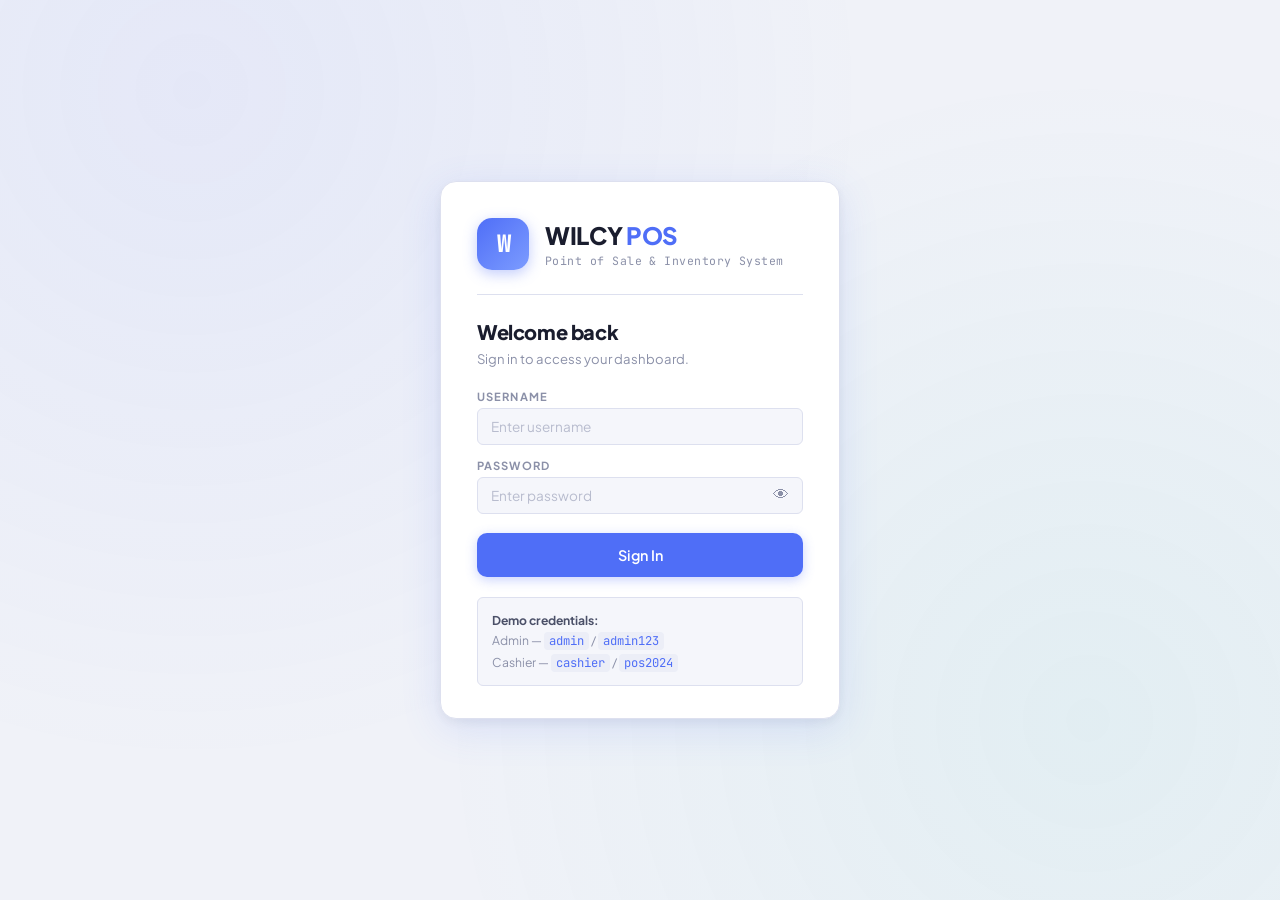
<file: prev pos backup file/index.html>
<!DOCTYPE html>
<html lang="en">
<head>
  <meta charset="UTF-8">
  <meta name="viewport" content="width=device-width, initial-scale=1.0">
  <title>WILCY POS — Dashboard</title>
  <link rel="stylesheet" href="style.css">
</head>
<body>

<header>
  <div class="logo">
    <div class="logo-mark">W</div>
    <span class="logo-name">WILCY <span>POS</span></span>
    <span class="logo-tag">Inventory</span>
  </div>
  <nav class="main-nav">
    <a href="index.html"   class="nav-link active">Dashboard</a>
    <a href="history.html" class="nav-link">Sales History</a>
  </nav>
  <div class="header-right">
    <div id="syncStatus" class="sync-badge sync-local">◉ Local</div>
    <div class="date-chip" id="dateBadge"></div>
    <div id="userChip"></div>
  </div>
</header>

<main>

  <!-- DASHBOARD CARDS -->
  <div class="dashboard">
    <div class="stat-card">
      <div class="stat-card-top">
        <div>
          <div class="stat-label">Total Sales Today</div>
          <div class="stat-value val-blue" id="totalTxns">0</div>
          <div class="stat-sub" id="totalItemsSub">0 items sold today</div>
        </div>
        <div class="stat-icon icon-blue">🧾</div>
      </div>
    </div>
    <div class="stat-card">
      <div class="stat-card-top">
        <div>
          <div class="stat-label">Total Revenue Today</div>
          <div class="stat-value val-pink" id="totalRevenue">₱0.00</div>
          <div class="stat-sub" id="totalRevSub">from 0 transactions</div>
        </div>
        <div class="stat-icon icon-pink">💰</div>
      </div>
    </div>
    <div class="stat-card">
      <div class="stat-card-top">
        <div>
          <div class="stat-label">Best Selling Item</div>
          <div class="stat-value val-teal" id="bestSellerName" style="font-size:1.1rem;line-height:1.3;margin-top:4px;">—</div>
          <div class="stat-sub" id="bestSellerSub">no sales recorded yet</div>
        </div>
        <div class="stat-icon icon-teal">🏆</div>
      </div>
    </div>
    <div class="stat-card">
      <div class="stat-card-top">
        <div>
          <div class="stat-label">Total Stock Value</div>
          <div class="stat-value val-green" id="stockValue">₱0.00</div>
          <div class="stat-sub" id="stockValueSub">across all items</div>
        </div>
        <div class="stat-icon icon-green">📦</div>
      </div>
    </div>
  </div>

  <!-- INVENTORY -->
  <div class="section-header">
    <div class="section-title">Inventory</div>
    <div style="display:flex;gap:10px;align-items:center;">
      <button class="btn btn-ghost btn-sm" onclick="exportInventoryCSV()" data-role="admin">⬇ Export CSV</button>
      <button class="btn btn-primary" onclick="openAddModal()" data-role="admin">＋ Add Item</button>
    </div>
  </div>

  <div class="table-card">
    <div class="table-toolbar">
      <div class="search-wrap">
        <span class="search-ico">⌕</span>
        <input type="text" id="searchInput" placeholder="Search by SKU or item name…">
      </div>
      <select id="stockFilter" class="filter-select" onchange="renderTable()">
        <option value="all">All Stock</option>
        <option value="low">Low Stock</option>
        <option value="out">Out of Stock</option>
        <option value="ok">In Stock</option>
      </select>
    </div>
    <div class="tbl-wrap">
      <table>
        <thead>
          <tr>
            <th>SKU / Item</th>
            <th>QTY</th>
            <th>Original Price</th>
            <th>Price / PC</th>
            <th>Margin</th>
            <th>Total Sold</th>
            <th>Actions</th>
          </tr>
        </thead>
        <tbody id="inventoryBody"></tbody>
      </table>
    </div>
  </div>

  <!-- BOTTOM TWO-COL -->
  <div class="two-col">

    <!-- Sales Log -->
    <div>
      <div class="section-header">
        <div class="section-title">Today's Sales Log</div>
        <div style="display:flex;gap:10px;">
          <a href="history.html" class="btn btn-ghost btn-sm">View History</a>
          <button class="clear-btn" onclick="clearSales()" data-role="admin">Clear Today</button>
        </div>
      </div>
      <div class="sales-card">
        <div class="sales-card-header">
          <span class="sales-label">Today's Transactions</span>
          <span class="sales-count" id="saleCount">0 records</span>
        </div>
        <div class="sales-scroll" id="salesLogBody"></div>
      </div>
    </div>

    <!-- ── CART / SELL PANEL ── -->
    <div>
      <div class="section-header">
        <div class="section-title">Sell — Cart</div>
      </div>
      <div class="sell-panel">
        <div class="panel-title">
          <span class="live-dot"></span> New Transaction
        </div>

        <!-- Add item to cart -->
        <div class="cart-add-row">
          <div class="form-group" style="flex:1;margin:0;">
            <label>Item</label>
            <select id="sellItem" onchange="onSellItemChange()">
              <option value="">— select item —</option>
            </select>
          </div>
          <div class="form-group" style="width:82px;margin:0;">
            <label>Qty</label>
            <input type="number" id="sellQty" min="1" value="1" style="text-align:center;">
          </div>
          <div style="padding-top:22px;">
            <button class="btn btn-sm btn-sell" onclick="addToCart()" style="height:37px;">+ Add</button>
          </div>
        </div>

        <!-- Item info preview -->
        <div class="info-box" id="selectedInfo">
          <div class="info-row"><span>Stock</span> <span class="info-val" id="infoStock">—</span></div>
          <div class="info-row"><span>Price/pc</span><span class="info-val" id="infoPrice">—</span></div>
        </div>

        <!-- Cart items -->
        <div class="cart-section">
          <div class="cart-header">
            <span class="cart-lbl">Cart <span class="cart-count" id="cartCount">0</span></span>
            <button class="clear-btn" onclick="clearCart()">Clear cart</button>
          </div>
          <div id="cartItems" class="cart-items">
            <div class="cart-empty" id="cartEmpty">No items in cart yet.</div>
          </div>
        </div>

        <!-- Cart totals -->
        <div class="cart-totals">
          <div class="info-row"><span>Subtotal</span><span class="info-val" id="cartSubtotal">₱0.00</span></div>
          <div class="info-row"><span>Revenue</span> <span class="info-val" style="color:var(--green)" id="cartRevenue">₱0.00</span></div>
        </div>

        <!-- Checkout fields -->
        <div class="form-group" style="margin-top:12px;">
          <label>Customer Name <span style="color:var(--text4);font-weight:400;text-transform:none;letter-spacing:0;">(optional)</span></label>
          <input type="text" id="sellCustomer" placeholder="e.g. Walk-in">
        </div>
        <div class="form-group">
          <label>Payment Method</label>
          <select id="sellPayment">
            <option value="Cash">Cash</option>
            <option value="GCash">GCash</option>
            <option value="Maya">Maya</option>
            <option value="Card">Card</option>
            <option value="Other">Other</option>
          </select>
        </div>

        <button class="btn btn-primary" style="width:100%;justify-content:center;" onclick="processCartSale()" id="checkoutBtn" disabled>
          ✓&nbsp; Confirm Sale
        </button>
      </div>
    </div>

  </div>

  <div id="lowStockAlert" class="low-stock-strip" style="display:none;"></div>

</main>

<!-- ADD / EDIT MODAL -->
<div class="modal-overlay" id="itemModal">
  <div class="modal">
    <div class="modal-header">
      <div class="modal-title" id="modalTitle">Add New Item</div>
      <button class="modal-close" onclick="closeModal('itemModal')">✕</button>
    </div>
    <div class="modal-grid">
      <div class="form-group full">
        <label>Item Name</label>
        <input type="text" id="mName" placeholder="e.g. Wireless Headphones">
      </div>
      <div class="form-group">
        <label>SKU</label>
        <input type="text" id="mSku" placeholder="e.g. WH-001">
      </div>
      <div class="form-group">
        <label>Quantity</label>
        <input type="number" id="mQty" min="0" placeholder="0">
      </div>
      <div class="form-group">
        <label>Original Price (₱)</label>
        <input type="number" id="mOrigPrice" min="0" step="0.01" placeholder="0.00">
      </div>
      <div class="form-group">
        <label>Price per Piece (₱)</label>
        <input type="number" id="mPrice" min="0" step="0.01" placeholder="0.00">
      </div>
      <div class="form-group">
        <label>Low Stock Threshold</label>
        <input type="number" id="mThreshold" min="1" placeholder="5">
      </div>
    </div>
    <div class="modal-footer">
      <button class="btn btn-ghost"   onclick="closeModal('itemModal')">Cancel</button>
      <button class="btn btn-primary" onclick="saveItem()">Save Item</button>
    </div>
  </div>
</div>

<!-- CONFIRM DELETE MODAL -->
<div class="modal-overlay" id="confirmModal">
  <div class="modal" style="max-width:400px;">
    <div class="modal-header">
      <div class="modal-title">Confirm Delete</div>
      <button class="modal-close" onclick="closeModal('confirmModal')">✕</button>
    </div>
    <p class="confirm-text" id="confirmMsg"></p>
    <div class="modal-footer">
      <button class="btn btn-ghost"  onclick="closeModal('confirmModal')">Cancel</button>
      <button class="btn btn-danger" onclick="confirmDelete()">Delete</button>
    </div>
  </div>
</div>

<!-- RESTOCK MODAL -->
<div class="modal-overlay" id="restockModal">
  <div class="modal" style="max-width:380px;">
    <div class="modal-header">
      <div class="modal-title">Restock Item</div>
      <button class="modal-close" onclick="closeModal('restockModal')">✕</button>
    </div>
    <p style="font-size:0.88rem;color:var(--text2);margin-bottom:16px;">Adding stock to: <strong id="restockName"></strong></p>
    <div class="form-group">
      <label>Quantity to Add</label>
      <input type="number" id="restockQty" min="1" placeholder="e.g. 10">
    </div>
    <div class="modal-footer">
      <button class="btn btn-ghost"   onclick="closeModal('restockModal')">Cancel</button>
      <button class="btn btn-primary" onclick="confirmRestock()">Add Stock</button>
    </div>
  </div>
</div>

<!-- RECEIPT MODAL -->
<div class="modal-overlay" id="receiptModal">
  <div class="modal" style="max-width:420px;">
    <div class="modal-header">
      <div class="modal-title">🧾 Sale Receipt</div>
      <button class="modal-close" onclick="closeModal('receiptModal')">✕</button>
    </div>
    <div id="receiptBody"></div>
    <div class="modal-footer">
      <button class="btn btn-ghost" onclick="closeModal('receiptModal')">Close</button>
      <button class="btn btn-primary" onclick="printReceipt()">🖨 Print</button>
    </div>
  </div>
</div>

<div class="toasts" id="toastContainer"></div>
<script src="auth.js"></script>
<script src="sheets.js"></script>
<script src="app.js"></script>
</body>
</html>
</file>
<file: prev pos backup file/style.css>
@import url('https://fonts.googleapis.com/css2?family=Plus+Jakarta+Sans:wght@400;500;600;700;800&family=JetBrains+Mono:wght@400;500;600&display=swap');

:root {
  --bg:        #f0f2f8;
  --surface:   #ffffff;
  --surface2:  #f5f6fb;
  --surface3:  #eceef7;
  --border:    #dde0ef;
  --border2:   #c8ccde;

  --accent:    #4f6ef7;
  --accent-lt: #eef1ff;
  --accent-dk: #3a55d4;

  --teal:      #0fb8a0;
  --teal-lt:   #e6faf8;
  --pink:      #f75f8f;
  --pink-lt:   #fff0f5;
  --amber:     #f59e0b;
  --amber-lt:  #fffbeb;
  --green:     #10b981;
  --green-lt:  #ecfdf5;
  --red:       #ef4444;
  --red-lt:    #fef2f2;

  --text:      #1a1d2e;
  --text2:     #4b5068;
  --text3:     #8b90a8;
  --text4:     #b8bcce;

  --shadow-sm: 0 1px 3px rgba(79,110,247,0.06), 0 1px 2px rgba(0,0,0,0.04);
  --shadow:    0 4px 16px rgba(79,110,247,0.08), 0 2px 6px rgba(0,0,0,0.04);
  --shadow-lg: 0 10px 40px rgba(79,110,247,0.14), 0 4px 12px rgba(0,0,0,0.06);

  --radius:    16px;
  --radius-sm: 10px;
  --radius-xs: 6px;
}

*, *::before, *::after { box-sizing: border-box; margin: 0; padding: 0; }
html { scroll-behavior: smooth; }

body {
  font-family: 'Plus Jakarta Sans', sans-serif;
  background: var(--bg);
  color: var(--text);
  min-height: 100vh;
  overflow-x: hidden;
}

body::before {
  content: '';
  position: fixed; inset: 0;
  background-image:
    radial-gradient(circle at 15% 10%, rgba(79,110,247,0.07) 0%, transparent 50%),
    radial-gradient(circle at 85% 80%, rgba(15,184,160,0.06) 0%, transparent 50%);
  pointer-events: none; z-index: 0;
}

/* ── HEADER ─────────────────────────────────────────────────────── */
header {
  position: sticky; top: 0; z-index: 100;
  background: rgba(255,255,255,0.88);
  backdrop-filter: blur(20px);
  border-bottom: 1px solid var(--border);
  box-shadow: var(--shadow-sm);
  display: flex; align-items: center; justify-content: space-between;
  padding: 0 36px;
  height: 64px;
  gap: 20px;
}

.logo { display: flex; align-items: center; gap: 12px; flex-shrink: 0; }

.logo-mark {
  width: 38px; height: 38px;
  background: linear-gradient(135deg, var(--accent), #7c9cff);
  border-radius: 11px;
  display: flex; align-items: center; justify-content: center;
  box-shadow: 0 4px 14px rgba(79,110,247,0.35);
  font-size: 18px; color: #fff; font-weight: 800;
  font-family: 'JetBrains Mono', monospace;
  letter-spacing: -1px;
}

.logo-name { font-size: 1.25rem; font-weight: 800; letter-spacing: -0.02em; color: var(--text); }
.logo-name span { color: var(--accent); }

.logo-tag {
  font-size: 0.65rem; font-weight: 600; letter-spacing: 0.14em;
  text-transform: uppercase; color: var(--text3);
  background: var(--surface3); border: 1px solid var(--border);
  padding: 3px 9px; border-radius: 20px; margin-left: 4px;
}

/* ── MAIN NAV ───────────────────────────────────────────────────── */
.main-nav {
  display: flex; align-items: center; gap: 4px;
  flex: 1; justify-content: center;
}

.nav-link {
  font-size: 0.84rem; font-weight: 600;
  color: var(--text3); text-decoration: none;
  padding: 7px 16px; border-radius: var(--radius-sm);
  transition: color 0.2s, background 0.2s;
  letter-spacing: 0.01em;
}
.nav-link:hover { color: var(--text2); background: var(--surface3); }
.nav-link.active {
  color: var(--accent);
  background: var(--accent-lt);
}

.header-right { display: flex; align-items: center; gap: 12px; flex-shrink: 0; }

.date-chip {
  font-family: 'JetBrains Mono', monospace;
  font-size: 0.72rem; color: var(--text3);
  background: var(--surface2); border: 1px solid var(--border);
  padding: 6px 14px; border-radius: 20px;
}

/* ── MAIN LAYOUT ────────────────────────────────────────────────── */
main {
  position: relative; z-index: 1;
  max-width: 1380px; margin: 0 auto;
  padding: 32px 36px 60px;
}

/* ── SECTION HEADER ─────────────────────────────────────────────── */
.section-header {
  display: flex; align-items: center; justify-content: space-between;
  margin-bottom: 18px;
}
.section-title {
  font-size: 0.9rem; font-weight: 700;
  letter-spacing: 0.04em; color: var(--text2);
  text-transform: uppercase;
  display: flex; align-items: center; gap: 8px;
}
.section-title::before {
  content: ''; display: block;
  width: 4px; height: 16px; border-radius: 3px;
  background: linear-gradient(var(--accent), var(--teal));
}

/* ── DASHBOARD CARDS ────────────────────────────────────────────── */
.dashboard {
  display: grid;
  grid-template-columns: repeat(4, 1fr);
  gap: 18px; margin-bottom: 32px;
}

.stat-card {
  background: var(--surface); border: 1px solid var(--border);
  border-radius: var(--radius); padding: 24px 24px 20px;
  box-shadow: var(--shadow-sm); position: relative; overflow: hidden;
  transition: box-shadow 0.25s, transform 0.25s, border-color 0.25s;
}
.stat-card:hover { box-shadow: var(--shadow); transform: translateY(-2px); border-color: var(--border2); }

.stat-card-top { display: flex; align-items: flex-start; justify-content: space-between; margin-bottom: 16px; }

.stat-icon { width: 44px; height: 44px; border-radius: 12px; display: flex; align-items: center; justify-content: center; font-size: 1.2rem; }
.icon-blue  { background: var(--accent-lt); }
.icon-pink  { background: var(--pink-lt); }
.icon-teal  { background: var(--teal-lt); }
.icon-green { background: var(--green-lt); }

.stat-label { font-size: 0.72rem; font-weight: 600; letter-spacing: 0.1em; text-transform: uppercase; color: var(--text3); margin-bottom: 6px; }
.stat-value { font-size: 1.9rem; font-weight: 800; letter-spacing: -0.03em; line-height: 1; }
.val-blue  { color: var(--accent); }
.val-pink  { color: var(--pink); }
.val-teal  { color: var(--teal); }
.val-green { color: var(--green); }

.stat-sub { font-size: 0.76rem; color: var(--text3); margin-top: 6px; font-family: 'JetBrains Mono', monospace; }

.stat-card::after { content: ''; position: absolute; bottom: 0; left: 0; right: 0; height: 3px; }
.stat-card:nth-child(1)::after { background: linear-gradient(90deg, var(--accent), #7c9cff); }
.stat-card:nth-child(2)::after { background: linear-gradient(90deg, var(--pink), #ff9ec0); }
.stat-card:nth-child(3)::after { background: linear-gradient(90deg, var(--teal), #5de8d4); }
.stat-card:nth-child(4)::after { background: linear-gradient(90deg, var(--green), #6ee7b7); }

/* ── LOW STOCK STRIP ─────────────────────────────────────────────── */
.low-stock-strip {
  background: var(--amber-lt); border: 1px solid #fcd97a;
  border-radius: var(--radius-sm); padding: 10px 18px;
  font-size: 0.82rem; color: #92400e;
  display: flex; align-items: center; gap: 10px;
  margin-top: 24px; flex-wrap: wrap;
}
.low-stock-strip em { font-style: normal; font-weight: 700; }
.alert-ico { font-size: 1rem; flex-shrink: 0; }

/* ── BUTTONS ─────────────────────────────────────────────────────── */
.btn {
  display: inline-flex; align-items: center; gap: 7px;
  padding: 10px 20px; border-radius: var(--radius-sm);
  font-family: 'Plus Jakarta Sans', sans-serif;
  font-size: 0.84rem; font-weight: 600;
  cursor: pointer; border: none;
  transition: all 0.2s; white-space: nowrap;
}
.btn-primary { background: var(--accent); color: #fff; box-shadow: 0 3px 12px rgba(79,110,247,0.3); }
.btn-primary:hover { background: var(--accent-dk); box-shadow: 0 6px 20px rgba(79,110,247,0.4); transform: translateY(-1px); }
.btn-ghost { background: var(--surface2); color: var(--text2); border: 1px solid var(--border); }
.btn-ghost:hover { background: var(--surface3); border-color: var(--border2); }
.btn-sm { padding: 7px 13px; font-size: 0.78rem; border-radius: var(--radius-xs); }
.btn-sell    { background: var(--teal-lt);   color: var(--teal);   border: 1px solid #b2ede7; }
.btn-sell:hover    { background: #d0f5f1; }
.btn-restock { background: #f0fdf4;          color: #166534;       border: 1px solid #bbf7d0; }
.btn-restock:hover { background: #dcfce7; }
.btn-edit    { background: var(--accent-lt); color: var(--accent); border: 1px solid #c8d4fd; }
.btn-edit:hover    { background: #dce4ff; }
.btn-del     { background: var(--red-lt);    color: var(--red);    border: 1px solid #fecaca; }
.btn-del:hover     { background: #fee2e2; }
.btn-danger  { background: var(--red); color: #fff; box-shadow: 0 3px 10px rgba(239,68,68,0.25); }
.btn-danger:hover  { background: #dc2626; }

/* ── TABLE ───────────────────────────────────────────────────────── */
.table-card {
  background: var(--surface); border: 1px solid var(--border);
  border-radius: var(--radius); box-shadow: var(--shadow-sm);
  overflow: hidden; margin-bottom: 0;
}

.table-toolbar {
  display: flex; align-items: center; gap: 12px;
  padding: 14px 18px; border-bottom: 1px solid var(--border);
  background: var(--surface2);
}

.search-wrap { flex: 1; position: relative; display: flex; align-items: center; }
.search-ico  { position: absolute; left: 12px; color: var(--text4); font-size: 0.95rem; pointer-events: none; }
.search-wrap input {
  width: 100%; background: var(--surface); border: 1px solid var(--border);
  border-radius: var(--radius-xs); padding: 8px 12px 8px 34px;
  color: var(--text); font-family: 'Plus Jakarta Sans', sans-serif;
  font-size: 0.84rem; outline: none;
  transition: border-color 0.2s, box-shadow 0.2s;
}
.search-wrap input::placeholder { color: var(--text4); }
.search-wrap input:focus { border-color: var(--accent); box-shadow: 0 0 0 3px rgba(79,110,247,0.1); }

.filter-select, .filter-date {
  background: var(--surface); border: 1px solid var(--border);
  border-radius: var(--radius-xs); padding: 8px 12px;
  color: var(--text); font-family: 'Plus Jakarta Sans', sans-serif;
  font-size: 0.82rem; outline: none; cursor: pointer;
  transition: border-color 0.2s;
}
.filter-select:focus, .filter-date:focus { border-color: var(--accent); }

.tbl-wrap { overflow-x: auto; }

table { width: 100%; border-collapse: collapse; }

thead th {
  font-family: 'JetBrains Mono', monospace;
  font-size: 0.68rem; font-weight: 600;
  letter-spacing: 0.12em; text-transform: uppercase;
  color: var(--text3); padding: 12px 18px;
  text-align: left; background: var(--surface2);
  border-bottom: 1px solid var(--border);
  white-space: nowrap;
}
thead th:first-child { padding-left: 20px; }
thead th.sortable { cursor: pointer; user-select: none; }
thead th.sortable:hover { color: var(--accent); }
.sort-ico { color: var(--accent); }

tbody tr { border-bottom: 1px solid var(--border); transition: background 0.15s; }
tbody tr:last-child { border-bottom: none; }
tbody tr:hover { background: var(--accent-lt); }

tbody td { padding: 13px 18px; font-size: 0.86rem; vertical-align: middle; }
tbody td:first-child { padding-left: 20px; }

.td-sku { font-family: 'JetBrains Mono', monospace; font-size: 0.72rem; color: var(--text3); margin-bottom: 2px; }
.td-name { font-weight: 700; color: var(--text); font-size: 0.9rem; }
.td-mono { font-family: 'JetBrains Mono', monospace; font-size: 0.82rem; color: var(--text2); }
.td-actions { display: flex; gap: 5px; flex-wrap: wrap; }

.qty-ok  { color: var(--green); font-weight: 700; font-family: 'JetBrains Mono', monospace; }
.qty-low { color: var(--amber); font-weight: 700; font-family: 'JetBrains Mono', monospace; }
.qty-out { color: var(--red);   font-weight: 700; font-family: 'JetBrains Mono', monospace; }

.badge {
  display: inline-flex; align-items: center; gap: 4px;
  font-size: 0.64rem; font-weight: 700;
  letter-spacing: 0.08em; text-transform: uppercase;
  padding: 2px 8px; border-radius: 20px; margin-left: 6px;
}
.badge-low  { background: var(--amber-lt); color: var(--amber); border: 1px solid #fcd97a; }
.badge-out  { background: var(--red-lt);   color: var(--red);   border: 1px solid #fca5a5; }
.badge-best { background: var(--pink-lt);  color: var(--pink);  border: 1px solid #fda4bf; }

.margin-pos { color: var(--green); font-family: 'JetBrains Mono', monospace; font-size: 0.82rem; }
.margin-neg { color: var(--red);   font-family: 'JetBrains Mono', monospace; font-size: 0.82rem; }

.empty-state { text-align: center; padding: 56px 20px; color: var(--text4); }
.empty-icon  { font-size: 2.2rem; margin-bottom: 10px; opacity: 0.5; }
.empty-state p { font-size: 0.85rem; color: var(--text3); }

/* Table footer */
.table-footer {
  border-top: 1px solid var(--border);
  background: var(--surface2);
}
.history-footer-row {
  display: flex; justify-content: space-between; align-items: center;
  padding: 12px 20px; font-size: 0.82rem; color: var(--text3);
  font-family: 'JetBrains Mono', monospace;
}
.history-footer-row strong { color: var(--text); }

/* ── PAYMENT CHIPS ───────────────────────────────────────────────── */
.pay-chip {
  display: inline-block; font-size: 0.66rem; font-weight: 700;
  letter-spacing: 0.06em; text-transform: uppercase;
  padding: 2px 9px; border-radius: 20px;
}
.pay-cash   { background: #f0fdf4; color: #166534; border: 1px solid #bbf7d0; }
.pay-gcash  { background: #eff6ff; color: #1d4ed8; border: 1px solid #bfdbfe; }
.pay-maya   { background: #f5f3ff; color: #6d28d9; border: 1px solid #ddd6fe; }
.pay-card   { background: var(--pink-lt); color: #9d174d; border: 1px solid #fda4bf; }
.pay-other  { background: var(--surface3); color: var(--text3); border: 1px solid var(--border); }

/* ── TWO-COL LAYOUT ──────────────────────────────────────────────── */
.two-col { display: grid; grid-template-columns: 1fr 360px; gap: 22px; margin-top: 28px; }

/* ── SALES LOG ───────────────────────────────────────────────────── */
.sales-card {
  background: var(--surface); border: 1px solid var(--border);
  border-radius: var(--radius); box-shadow: var(--shadow-sm);
  overflow: hidden; display: flex; flex-direction: column;
  max-height: 430px;
}
.sales-card-header {
  display: flex; align-items: center; justify-content: space-between;
  padding: 14px 18px; background: var(--surface2);
  border-bottom: 1px solid var(--border); flex-shrink: 0;
}
.sales-label { font-family: 'JetBrains Mono', monospace; font-size: 0.68rem; font-weight: 600; letter-spacing: 0.12em; text-transform: uppercase; color: var(--text3); }
.sales-count { font-family: 'JetBrains Mono', monospace; font-size: 0.72rem; color: var(--text4); }

.sales-scroll { overflow-y: auto; flex: 1; }
.sales-scroll::-webkit-scrollbar { width: 4px; }
.sales-scroll::-webkit-scrollbar-track { background: transparent; }
.sales-scroll::-webkit-scrollbar-thumb { background: var(--border); border-radius: 4px; }

.sale-row {
  display: flex; align-items: center; gap: 12px;
  padding: 12px 18px; border-bottom: 1px solid var(--border);
  transition: background 0.15s;
  animation: fadeSlide 0.3s ease;
}
.sale-row:last-child { border-bottom: none; }
.sale-row:hover { background: var(--surface2); }

@keyframes fadeSlide {
  from { opacity: 0; transform: translateY(-6px); }
  to   { opacity: 1; transform: translateY(0); }
}

.sale-dot { width: 8px; height: 8px; border-radius: 50%; background: var(--green); flex-shrink: 0; box-shadow: 0 0 6px rgba(16,185,129,0.4); }
.sale-info { flex: 1; min-width: 0; }
.sale-name { font-weight: 600; font-size: 0.86rem; white-space: nowrap; overflow: hidden; text-overflow: ellipsis; }
.sale-meta { font-family: 'JetBrains Mono', monospace; font-size: 0.7rem; color: var(--text3); margin-top: 2px; }
.sale-rev-col { text-align: right; flex-shrink: 0; }
.sale-rev-amt { font-weight: 700; font-size: 0.9rem; color: var(--green); font-family: 'JetBrains Mono', monospace; }
.sale-rev-lbl { font-size: 0.65rem; color: var(--text4); margin-top: 1px; }

/* ── SELL PANEL ──────────────────────────────────────────────────── */
.sell-panel {
  background: var(--surface); border: 1px solid var(--border);
  border-radius: var(--radius); box-shadow: var(--shadow-sm);
  padding: 22px; height: fit-content;
}
.panel-title { font-size: 0.9rem; font-weight: 700; margin-bottom: 18px; display: flex; align-items: center; gap: 8px; color: var(--text); }
.live-dot { width: 8px; height: 8px; border-radius: 50%; background: var(--green); box-shadow: 0 0 8px rgba(16,185,129,0.5); animation: livepulse 2s infinite; }
@keyframes livepulse {
  0%, 100% { opacity: 1; transform: scale(1); }
  50%       { opacity: 0.5; transform: scale(0.85); }
}

/* ── FORMS ───────────────────────────────────────────────────────── */
.form-group { margin-bottom: 13px; }
.form-group label { display: block; font-size: 0.7rem; font-weight: 700; letter-spacing: 0.1em; text-transform: uppercase; color: var(--text3); margin-bottom: 5px; }
.form-group input, .form-group select {
  width: 100%; background: var(--surface2); border: 1px solid var(--border);
  border-radius: var(--radius-xs); padding: 9px 13px;
  color: var(--text); font-family: 'Plus Jakarta Sans', sans-serif;
  font-size: 0.85rem; outline: none;
  transition: border-color 0.2s, box-shadow 0.2s, background 0.2s;
  -webkit-appearance: none;
}
.form-group input::placeholder { color: var(--text4); }
.form-group input:focus, .form-group select:focus { border-color: var(--accent); background: #fff; box-shadow: 0 0 0 3px rgba(79,110,247,0.1); }
.form-group select option { background: #fff; }

.info-box { background: var(--surface2); border: 1px solid var(--border); border-radius: var(--radius-xs); padding: 12px 14px; margin-bottom: 13px; display: none; }
.info-box.show { display: block; }
.info-box-name { font-weight: 700; font-size: 0.88rem; margin-bottom: 8px; color: var(--text); }
.info-row { display: flex; justify-content: space-between; font-size: 0.76rem; color: var(--text3); font-family: 'JetBrains Mono', monospace; margin-top: 4px; }
.info-val { color: var(--text2); font-weight: 500; }

.preview-box { background: var(--green-lt); border: 1px solid #a7f3d0; border-radius: var(--radius-xs); padding: 12px 14px; }
.preview-box .info-row { color: var(--text3); }
.preview-box .info-val { color: var(--green); font-weight: 700; }

/* ── MODAL ───────────────────────────────────────────────────────── */
.modal-overlay { position: fixed; inset: 0; z-index: 500; background: rgba(26,29,46,0.45); backdrop-filter: blur(6px); display: flex; align-items: center; justify-content: center; opacity: 0; pointer-events: none; transition: opacity 0.25s; }
.modal-overlay.open { opacity: 1; pointer-events: all; }

.modal { background: var(--surface); border: 1px solid var(--border); border-radius: var(--radius); padding: 28px 28px 24px; width: 100%; max-width: 500px; margin: 20px; box-shadow: var(--shadow-lg); transform: scale(0.96) translateY(16px); transition: transform 0.25s; }
.modal-overlay.open .modal { transform: scale(1) translateY(0); }

.modal-header { display: flex; align-items: center; justify-content: space-between; margin-bottom: 22px; }
.modal-title { font-size: 1.05rem; font-weight: 800; letter-spacing: -0.02em; color: var(--text); }
.modal-close { width: 30px; height: 30px; border-radius: var(--radius-xs); background: var(--surface2); border: 1px solid var(--border); color: var(--text3); cursor: pointer; font-size: 1rem; display: flex; align-items: center; justify-content: center; transition: all 0.2s; }
.modal-close:hover { background: var(--red-lt); color: var(--red); border-color: #fca5a5; }

.modal-grid { display: grid; grid-template-columns: 1fr 1fr; gap: 12px; }
.modal-grid .full { grid-column: 1 / -1; }

.modal-footer { display: flex; gap: 10px; justify-content: flex-end; padding-top: 18px; margin-top: 18px; border-top: 1px solid var(--border); }

.confirm-text { font-size: 0.9rem; line-height: 1.65; color: var(--text2); }
.confirm-text strong { color: var(--text); font-weight: 700; }

/* ── TOAST ───────────────────────────────────────────────────────── */
.toasts { position: fixed; bottom: 22px; right: 22px; z-index: 1000; display: flex; flex-direction: column; gap: 8px; pointer-events: none; }
.toast { display: flex; align-items: center; gap: 10px; background: var(--surface); border: 1px solid var(--border); border-radius: var(--radius-sm); padding: 11px 16px; font-size: 0.82rem; font-weight: 500; box-shadow: var(--shadow-lg); animation: toastPop 0.3s cubic-bezier(.34,1.56,.64,1); min-width: 240px; max-width: 340px; pointer-events: all; }
@keyframes toastPop { from { opacity: 0; transform: scale(0.9) translateX(12px); } to { opacity: 1; transform: scale(1) translateX(0); } }
.toast.success { border-left: 3px solid var(--green); }
.toast.error   { border-left: 3px solid var(--red); }
.toast.warn    { border-left: 3px solid var(--amber); }
.t-icon { font-size: 0.95rem; flex-shrink: 0; }

/* ── CHARTS ──────────────────────────────────────────────────────── */
.chart-row { display: flex; align-items: center; gap: 10px; margin-bottom: 10px; }
.chart-label { font-size: 0.78rem; color: var(--text2); min-width: 140px; max-width: 140px; overflow: hidden; text-overflow: ellipsis; white-space: nowrap; font-weight: 500; }
.chart-bar-wrap { flex: 1; background: var(--surface2); border-radius: 4px; height: 10px; overflow: hidden; }
.chart-bar { height: 100%; border-radius: 4px; transition: width 0.5s ease; }
.chart-val { font-family: 'JetBrains Mono', monospace; font-size: 0.75rem; color: var(--text2); min-width: 72px; text-align: right; }

.bar-chart { display: flex; align-items: flex-end; gap: 6px; height: 180px; padding-top: 24px; position: relative; }
.bar-col { flex: 1; display: flex; flex-direction: column; align-items: center; gap: 4px; height: 100%; justify-content: flex-end; }
.bar-tip { font-family: 'JetBrains Mono', monospace; font-size: 0.6rem; color: var(--text3); white-space: nowrap; writing-mode: vertical-rl; transform: rotate(180deg); height: 50px; overflow: hidden; }
.bar-body { width: 100%; background: linear-gradient(to top, var(--accent), #7c9cff); border-radius: 4px 4px 0 0; min-height: 4px; transition: height 0.5s ease; }
.bar-lbl { font-size: 0.62rem; color: var(--text4); white-space: nowrap; overflow: hidden; text-overflow: ellipsis; max-width: 100%; text-align: center; }

/* ── MISC ────────────────────────────────────────────────────────── */
.clear-btn { font-size: 0.73rem; color: var(--text3); background: none; border: none; cursor: pointer; font-family: 'Plus Jakarta Sans', sans-serif; font-weight: 600; letter-spacing: 0.04em; transition: color 0.2s; }
.clear-btn:hover { color: var(--red); }

@media print {
  header, .section-header button, .btn, .clear-btn, .toasts, .table-toolbar { display: none !important; }
  body { background: #fff; }
  .table-card { box-shadow: none; border: 1px solid #ccc; }
  .dashboard { grid-template-columns: repeat(4,1fr); }
}

/* ── RESPONSIVE ──────────────────────────────────────────────────── */
@media (max-width: 1200px) {
  .dashboard { grid-template-columns: repeat(2, 1fr); }
  .two-col { grid-template-columns: 1fr; }
}
@media (max-width: 760px) {
  main { padding: 20px 16px 48px; }
  header { padding: 0 16px; }
  .main-nav { display: none; }
  .dashboard { grid-template-columns: 1fr 1fr; }
}
@media (max-width: 500px) {
  .dashboard { grid-template-columns: 1fr; }
  .modal-grid { grid-template-columns: 1fr; }
}

/* ── LOGIN PAGE ──────────────────────────────────────────────────── */
body.login-page {
  background: var(--bg);
  display: flex; align-items: center; justify-content: center;
  min-height: 100vh;
}

.login-wrap {
  width: 100%; max-width: 440px;
  padding: 20px;
  position: relative; z-index: 1;
}

.login-card {
  background: var(--surface);
  border: 1px solid var(--border);
  border-radius: var(--radius);
  padding: 36px 36px 32px;
  box-shadow: var(--shadow-lg);
}

.login-brand {
  display: flex; align-items: center; gap: 16px;
  margin-bottom: 24px;
}

.logo-mark.lg {
  width: 52px; height: 52px;
  border-radius: 15px;
  font-size: 24px;
}

.logo-name.lg { font-size: 1.5rem; }

.login-tagline {
  font-size: 0.72rem; color: var(--text3);
  font-family: 'JetBrains Mono', monospace;
  letter-spacing: 0.04em; margin-top: 3px;
}

.login-divider {
  height: 1px; background: var(--border);
  margin: 0 0 24px;
}

.login-title {
  font-size: 1.25rem; font-weight: 800;
  color: var(--text); letter-spacing: -0.02em;
  margin-bottom: 6px;
}

.login-sub {
  font-size: 0.82rem; color: var(--text3);
  margin-bottom: 22px;
}

.login-error {
  background: var(--red-lt); border: 1px solid #fca5a5;
  border-radius: var(--radius-xs); padding: 10px 14px;
  font-size: 0.82rem; color: var(--red);
  margin-bottom: 16px;
  display: flex; align-items: center; gap: 8px;
}
.login-error::before { content: '✕'; font-weight: 700; flex-shrink: 0; }

.pw-wrap { position: relative; }
.pw-wrap input { padding-right: 40px; }
.pw-toggle {
  position: absolute; right: 10px; top: 50%;
  transform: translateY(-50%);
  background: none; border: none; cursor: pointer;
  font-size: 1rem; line-height: 1; color: var(--text3);
  padding: 4px;
}

.login-btn { width: 100%; justify-content: center; margin-top: 6px; padding: 13px; font-size: 0.9rem; }

.login-hint {
  margin-top: 20px; padding: 12px 14px;
  background: var(--surface2); border: 1px solid var(--border);
  border-radius: var(--radius-xs);
  font-size: 0.76rem; color: var(--text3); line-height: 1.7;
}
.login-hint strong { color: var(--text2); }
.login-hint code {
  font-family: 'JetBrains Mono', monospace;
  background: var(--surface3); padding: 1px 5px;
  border-radius: 4px; color: var(--accent);
}

/* ── USER CHIP ───────────────────────────────────────────────────── */
.user-chip {
  display: flex; align-items: center; gap: 8px;
  background: var(--surface2); border: 1px solid var(--border);
  border-radius: 99px; padding: 4px 12px 4px 4px;
}

.user-avatar {
  width: 28px; height: 28px; border-radius: 50%;
  background: linear-gradient(135deg, var(--accent), var(--teal));
  color: #fff; font-size: 0.75rem; font-weight: 700;
  display: flex; align-items: center; justify-content: center;
  flex-shrink: 0;
}

.user-info { display: flex; flex-direction: column; line-height: 1.2; }
.user-name { font-size: 0.78rem; font-weight: 600; color: var(--text); }
.user-role { font-size: 0.65rem; color: var(--text3); font-family: 'JetBrains Mono', monospace; letter-spacing: 0.06em; }

.logout-btn {
  background: none; border: none; cursor: pointer;
  font-size: 1rem; color: var(--text4); padding: 2px 0 2px 6px;
  transition: color 0.2s; line-height: 1;
}
.logout-btn:hover { color: var(--red); }

/* ── SYNC BADGE ──────────────────────────────────────────────────── */
.sync-badge {
  display: flex; align-items: center; gap: 5px;
  font-family: 'JetBrains Mono', monospace;
  font-size: 0.68rem; padding: 5px 11px; border-radius: 20px;
  border: 1px solid transparent; white-space: nowrap;
}
.sync-live    { background: var(--green-lt); color: #065f46; border-color: #a7f3d0; }
.sync-syncing { background: var(--amber-lt); color: #92400e; border-color: #fcd97a; animation: spin 1s linear infinite; }
.sync-offline { background: var(--red-lt);   color: var(--red); border-color: #fca5a5; }
.sync-local   { background: var(--surface3); color: var(--text3); border-color: var(--border); }
@keyframes spin { to { transform: rotate(360deg); } }

/* ── IDLE WARNING OVERLAY ────────────────────────────────────────── */
.idle-warning {
  position: fixed; bottom: 80px; right: 22px; z-index: 2000;
  background: var(--surface); border: 1px solid var(--amber);
  border-radius: var(--radius); box-shadow: var(--shadow-lg);
  padding: 16px 20px; max-width: 340px;
  animation: toastPop 0.3s cubic-bezier(.34,1.56,.64,1);
}

.idle-warning-inner {
  display: flex; align-items: flex-start; gap: 14px;
}

.idle-ico {
  font-size: 1.6rem; flex-shrink: 0; line-height: 1;
  margin-top: 2px;
}

.idle-warning strong {
  display: block; font-size: 0.88rem; font-weight: 700;
  color: var(--text); margin-bottom: 3px;
}

.idle-warning p {
  font-size: 0.78rem; color: var(--text3);
  font-family: 'JetBrains Mono', monospace; line-height: 1.5;
  margin-bottom: 10px;
}

/* ── CART STYLES ─────────────────────────────────────────────────── */
.cart-add-row {
  display: flex; gap: 8px; align-items: flex-end;
  margin-bottom: 8px;
}

.cart-section {
  border: 1px solid var(--border); border-radius: var(--radius-sm);
  overflow: hidden; margin: 12px 0 0;
}

.cart-header {
  display: flex; align-items: center; justify-content: space-between;
  padding: 8px 12px;
  background: var(--surface2); border-bottom: 1px solid var(--border);
}

.cart-lbl {
  font-family: 'JetBrains Mono', monospace;
  font-size: 0.68rem; font-weight: 600;
  letter-spacing: 0.1em; text-transform: uppercase; color: var(--text3);
}

.cart-count {
  display: inline-flex; align-items: center; justify-content: center;
  background: var(--accent); color: #fff;
  font-size: 0.65rem; font-weight: 700;
  width: 18px; height: 18px; border-radius: 50%;
  margin-left: 5px;
}

.cart-items { max-height: 200px; overflow-y: auto; }
.cart-items::-webkit-scrollbar { width: 4px; }
.cart-items::-webkit-scrollbar-thumb { background: var(--border); border-radius: 4px; }

.cart-empty {
  text-align: center; padding: 18px;
  font-size: 0.8rem; color: var(--text4);
}

.cart-row {
  display: flex; align-items: center; gap: 8px;
  padding: 8px 12px;
  border-bottom: 1px solid var(--border);
  font-size: 0.82rem;
  animation: fadeSlide 0.2s ease;
}
.cart-row:last-child { border-bottom: none; }
.cart-row:hover { background: var(--surface2); }

.cart-item-info { flex: 1; min-width: 0; }
.cart-item-name { font-weight: 600; color: var(--text); white-space: nowrap; overflow: hidden; text-overflow: ellipsis; font-size: 0.82rem; }
.cart-item-price { font-family: 'JetBrains Mono', monospace; font-size: 0.68rem; color: var(--text3); }

.cart-qty-input {
  width: 54px; text-align: center;
  padding: 4px 6px; font-size: 0.82rem;
  border: 1px solid var(--border); border-radius: var(--radius-xs);
  background: var(--surface); color: var(--text);
  outline: none;
}
.cart-qty-input:focus { border-color: var(--accent); }

.cart-item-total {
  font-family: 'JetBrains Mono', monospace;
  font-size: 0.8rem; font-weight: 600; color: var(--text2);
  min-width: 68px; text-align: right;
}

.cart-remove {
  background: none; border: none; cursor: pointer;
  color: var(--text4); font-size: 0.75rem; padding: 3px 5px;
  border-radius: 4px; transition: color 0.15s, background 0.15s;
  flex-shrink: 0;
}
.cart-remove:hover { color: var(--red); background: var(--red-lt); }

.cart-totals {
  background: var(--surface2); border: 1px solid var(--border);
  border-radius: var(--radius-xs); padding: 10px 12px;
  margin-top: 8px;
}

/* ── RECEIPT ─────────────────────────────────────────────────────── */
.receipt {
  font-family: 'JetBrains Mono', monospace;
  font-size: 0.82rem; color: var(--text2);
  padding: 4px 0;
}

.receipt-store {
  font-size: 1.1rem; font-weight: 800;
  text-align: center; color: var(--text);
  letter-spacing: 0.1em; margin-bottom: 4px;
}

.receipt-meta { text-align: center; font-size: 0.72rem; color: var(--text3); margin-bottom: 2px; }

.receipt-line {
  border-top: 1px dashed var(--border2);
  margin: 10px 0;
}

.receipt-table {
  width: 100%; border-collapse: collapse;
  font-size: 0.78rem;
}

.receipt-table th {
  font-size: 0.65rem; font-weight: 700; letter-spacing: 0.08em;
  text-transform: uppercase; color: var(--text3);
  padding: 4px 0; text-align: left; border-bottom: 1px solid var(--border);
}

.receipt-table td { padding: 5px 0; vertical-align: top; }
.receipt-table td:nth-child(2), .receipt-table td:nth-child(3), .receipt-table td:nth-child(4) { text-align: right; }

.receipt-total-row {
  display: flex; justify-content: space-between;
  font-size: 0.9rem; font-weight: 600; color: var(--text);
  margin-top: 6px;
}

.receipt-thanks {
  text-align: center; font-size: 0.72rem;
  color: var(--text3); margin-top: 6px;
}

@media print {
  body * { visibility: hidden; }
  .receipt, .receipt * { visibility: visible; }
  .receipt { position: fixed; top: 20px; left: 50%; transform: translateX(-50%); width: 280px; }
  .modal-overlay, .modal, .modal-footer { display: none !important; }
}
</file>
